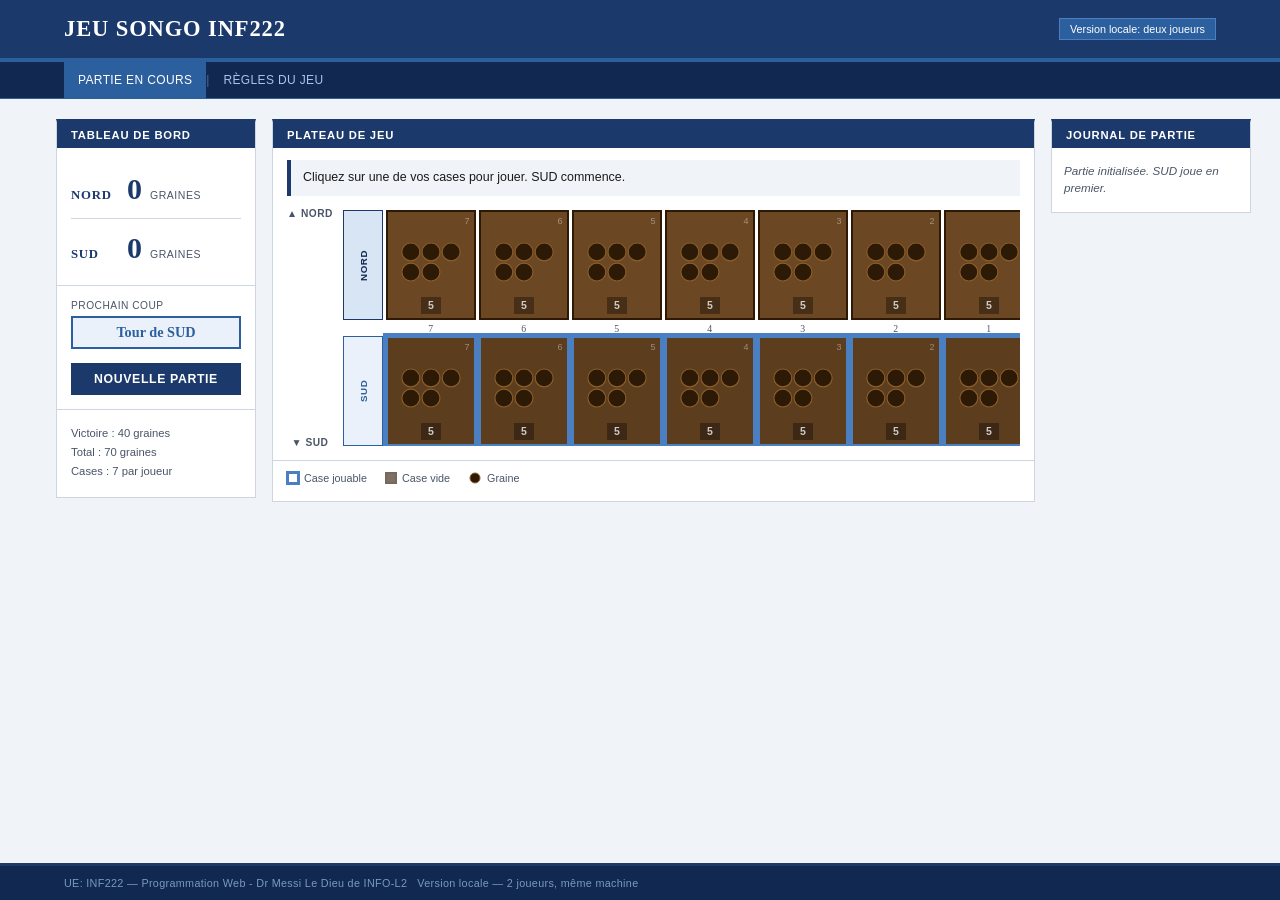
<file: v1/index.html>
<!DOCTYPE html>
<html lang="fr">
<head>
    <meta charset="UTF-8">
    <meta name="viewport" content="width=device-width, initial-scale=1.0">
    <title>Jeu Songo — INF222</title>
    <link rel="stylesheet" href="style.css">
</head>
<body>

    <!-- En-tête institutionnel -->
    <header class="site-header">
        <div class="header-inner">
            <div class="header-title-block">
                <span class="header-logo">JEU SONGO INF222</span>
            </div>
            <div class="header-version-badge">Version locale: deux joueurs</div>
        </div>
    </header>

    <!-- Barre de navigation secondaire -->
    <nav class="site-nav">
        <div class="nav-inner">
            <span class="nav-item nav-active">Partie en cours</span>
            <span class="nav-sep">|</span>
            <span class="nav-item" id="nav-rules-toggle">Règles du jeu</span>
        </div>
    </nav>

    <!-- Panneau des règles (masqué par défaut) -->
    <aside class="rules-panel" id="rules-panel" hidden>
        <div class="rules-inner">
            <h2>Règles du Songo</h2>
            <button class="btn-close-rules" id="btn-close-rules">Fermer ×</button>

            <h3>Mise en place</h3>
            <p>Deux joueurs. Chaque camp : 7 cases, 5 graines par case (70 graines au total). Les joueurs jouent en alternance. SUD commence.</p>

            <h3>Mécanique de base</h3>
            <p>Choisissez une de vos cases non vide. Ramassez toutes ses graines et déposez-les une par une <strong>de droite à gauche dans votre camp</strong>, puis <strong>de gauche à droite chez l'adversaire</strong> (circuit en boucle).</p>
            <p>Si la case contient plus de 13 graines, effectuez un tour complet en sautant la case d'origine, puis continuez exclusivement chez l'adversaire.</p>

            <h3>Récoltes</h3>
            <p>Une récolte a lieu lorsque la <strong>dernière graine</strong> tombe dans une case adverse (hors case 1) contenant 1, 2 ou 3 graines — la case passe alors à 2, 3 ou 4 graines et vous prenez toutes.</p>
            <p><strong>Prise à la chaîne :</strong> les cases directement précédentes contenant 2 à 4 graines sont également récoltées.</p>
            <p>La case 1 adverse est protégée sauf si elle est incluse dans une chaîne.</p>

            <h3>Solidarité</h3>
            <p>Si le camp de votre adversaire est vide, vous devez lui distribuer au moins 7 graines. Si impossible, envoyez-lui le maximum possible. Si aucun coup n'atteint le camp adverse, la partie s'arrête.</p>

            <h3>Interdits</h3>
            <ul>
                <li>La case 7 ne peut semer 1 ou 2 graines chez l'adversaire (les graines lui reviennent si la solidarité l'impose).</li>
                <li>Un coup ne peut pas vider complètement le camp adverse (aucune prise n'est effectuée).</li>
            </ul>

            <h3>Fin de partie</h3>
            <ul>
                <li>Un joueur atteint 40 graines → il gagne.</li>
                <li>Moins de 10 graines sur le plateau → les graines restantes reviennent à leur propriétaire.</li>
                <li>Solidarité impossible → même règle.</li>
                <li>Aucun joueur n'atteint 40 → partie nulle.</li>
            </ul>
        </div>
    </aside>

    <!-- Corps principal -->
    <main class="main-content">

        <!-- Colonne gauche : scores et contrôles -->
        <section class="panel panel-scores">
            <div class="panel-header">Tableau de bord</div>

            <div class="scoreboard">
                <div class="score-row score-nord-row">
                    <div class="score-player-name">NORD</div>
                    <div class="score-value" id="score-nord">0</div>
                    <div class="score-label">graines</div>
                </div>
                <div class="score-divider"></div>
                <div class="score-row score-sud-row">
                    <div class="score-player-name">SUD</div>
                    <div class="score-value" id="score-sud">0</div>
                    <div class="score-label">graines</div>
                </div>
            </div>

            <div class="turn-block">
                <div class="turn-label">Prochain coup</div>
                <div class="turn-indicator" id="current-turn">Tour de SUD</div>
            </div>

            <div class="controls-block">
                <button class="btn-primary" id="btn-new-game">Nouvelle partie</button>
            </div>

            <div class="info-block">
                <p>Victoire : 40 graines</p>
                <p>Total : 70 graines</p>
                <p>Cases : 7 par joueur</p>
            </div>
        </section>

        <!-- Colonne centrale : plateau -->
        <section class="panel panel-board">
            <div class="panel-header">Plateau de jeu</div>

            <div class="game-message msg-info" id="game-message">
                Cliquez sur une de vos cases pour jouer. SUD commence.
            </div>

            <div class="board-wrapper">
                <div class="board-compass">
                    <div class="compass-nord">▲ NORD</div>
                    <div class="compass-sud">▼ SUD</div>
                </div>
                <div id="songo-board" class="songo-board"></div>
            </div>

            <div class="board-legend">
                <span class="legend-item">
                    <span class="legend-dot dot-playable"></span> Case jouable
                </span>
                <span class="legend-item">
                    <span class="legend-dot dot-empty"></span> Case vide
                </span>
                <span class="legend-item">
                    <svg class="legend-seed-svg" viewBox="0 0 14 14">
                        <circle cx="7" cy="7" r="5" class="seed-circle"/>
                    </svg> Graine
                </span>
            </div>
        </section>

        <!-- Colonne droite : journal de partie -->
        <section class="panel panel-log">
            <div class="panel-header">Journal de partie</div>
            <div class="game-log" id="game-log">
                <div class="log-entry log-init">Partie initialisée. SUD joue en premier.</div>
            </div>
        </section>

    </main>

    <!-- Pied de page -->
    <footer class="site-footer">
        <div class="footer-inner">
            <span>UE: INF222 — Programmation Web - Dr Messi Le Dieu de INFO-L2</span>
            <span>Version locale — 2 joueurs, même machine</span>
        </div>
    </footer>

    <script src="songo.js"></script>
    <script src="ui.js"></script>
    <script>
        const game = new SongoGame();
        const ui = new SongoUI(game);

        document.getElementById('nav-rules-toggle').addEventListener('click', function() {
            const panel = document.getElementById('rules-panel');
            panel.hidden = !panel.hidden;
            this.classList.toggle('nav-active', !panel.hidden);
        });

        document.getElementById('btn-close-rules').addEventListener('click', function() {
            document.getElementById('rules-panel').hidden = true;
            document.getElementById('nav-rules-toggle').classList.remove('nav-active');
        });
    </script>
</body>
</html>
</file>
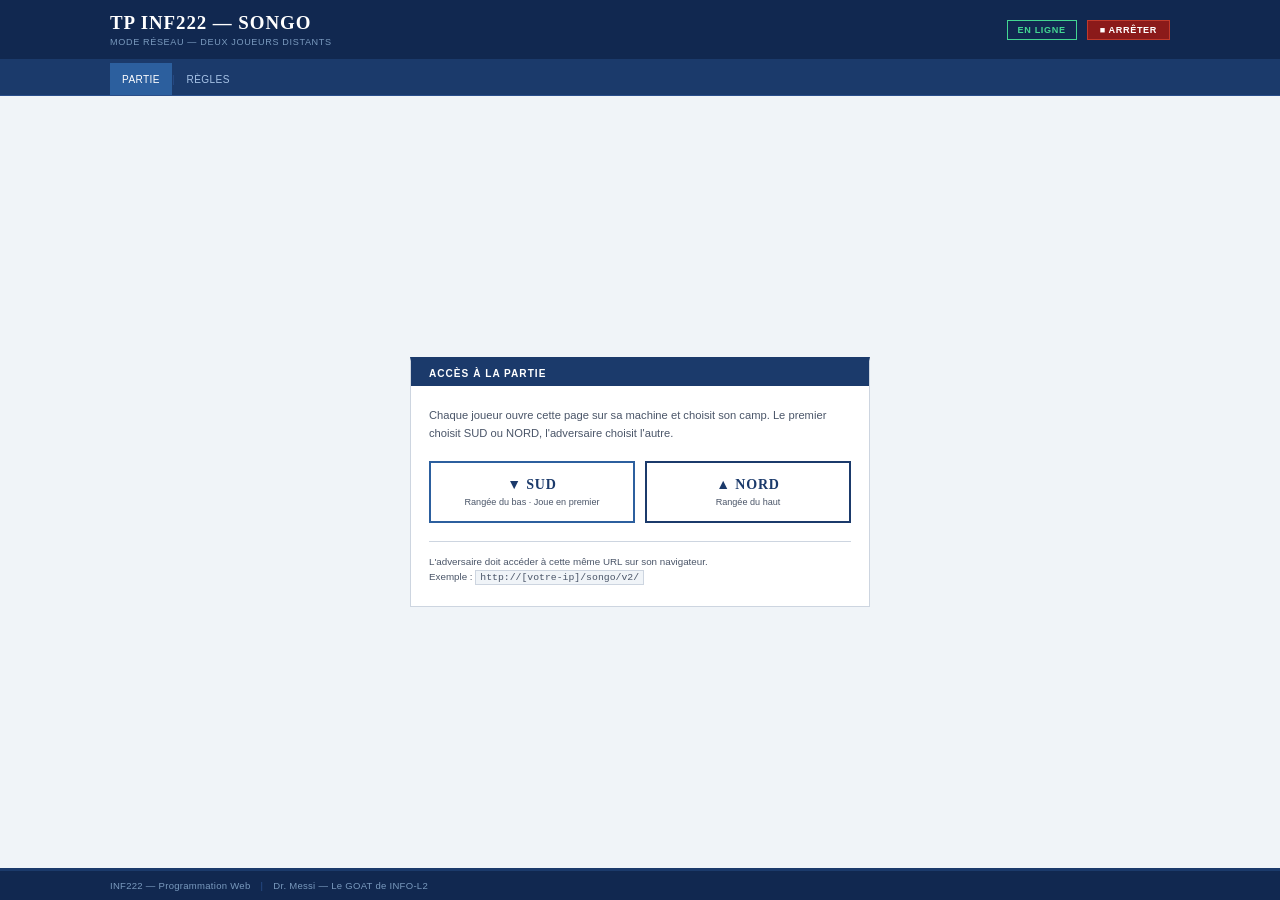
<file: v2/index.html>
<!DOCTYPE html>
<html lang="fr">
<head>
    <meta charset="UTF-8">
    <meta name="viewport" content="width=device-width, initial-scale=1.0">
    <title>TP INF222 — Songo</title>
    <link rel="stylesheet" href="style.css">
</head>
<body>

    <header class="header">
        <div class="header-inner">
            <div class="header-left">
                <div class="header-logo">TP INF222 — SONGO</div>
                <div class="header-mode">MODE RÉSEAU — DEUX JOUEURS DISTANTS</div>
            </div>
            <div class="header-right">
                <div class="net-status net-online" id="net-status">EN LIGNE</div>
                <button class="btn-stop" id="btn-stop">&#9632; ARRÊTER</button>
            </div>
        </div>
    </header>

    <nav class="nav">
        <div class="nav-inner">
            <span class="nav-link nav-active">Partie</span>
            <span class="nav-sep">|</span>
            <span class="nav-link" id="nav-rules">Règles</span>
        </div>
    </nav>

    <aside id="rules-panel" hidden>
        <div class="rules-box">
            <button class="btn-close-rules" id="btn-close-rules">Fermer ×</button>
            <h2>Règles du Songo</h2>
            <h3>Mise en place</h3>
            <p>2 joueurs, 7 cases par camp, 5 graines par case (70 au total). SUD commence.</p>
            <h3>Distribution</h3>
            <p>Ramassez les graines d'une case, déposez-les une par une : <strong>droite → gauche dans votre camp</strong>, puis <strong>gauche → droite chez l'adversaire</strong>. Plus de 13 graines : tour complet en sautant la case d'origine.</p>
            <h3>Récolte</h3>
            <p>La dernière graine tombe chez l'adversaire (hors case 1) et porte la case à 2–4 graines → vous prenez tout. Prise à la chaîne sur les cases précédentes remplissant la même condition.</p>
            <h3>Solidarité</h3>
            <p>Camp adverse vide → distribuez-lui au moins 7 graines (sinon le maximum possible). Si impossible → fin de partie.</p>
            <h3>Interdits</h3>
            <p>Case 7 ne peut semer 1 ou 2 graines chez l'adversaire. Interdit de vider complètement le camp adverse.</p>
            <h3>Fin</h3>
            <p>40 graines → victoire. Moins de 10 sur le plateau → graines restantes reviennent à leur propriétaire. Nul si aucun joueur n'atteint 40.</p>
        </div>
    </aside>

    <!-- LOBBY -->
    <div id="lobby" class="lobby">
        <div class="lobby-card">
            <div class="lobby-header">ACCÈS À LA PARTIE</div>
            <div class="lobby-body">
                <p class="lobby-desc">
                    Chaque joueur ouvre cette page sur sa machine et choisit son camp.
                    Le premier choisit SUD ou NORD, l'adversaire choisit l'autre.
                </p>
                <div class="lobby-error" id="lobby-error" style="display:none"></div>
                <div class="lobby-btns">
                    <button class="btn-camp btn-camp-sud" id="btn-sud">
                        <span class="camp-name">▼ SUD</span>
                        <span class="camp-info">Rangée du bas · Joue en premier</span>
                    </button>
                    <button class="btn-camp btn-camp-nord" id="btn-nord">
                        <span class="camp-name">▲ NORD</span>
                        <span class="camp-info">Rangée du haut</span>
                    </button>
                </div>
                <p class="lobby-note">
                    L'adversaire doit accéder à cette même URL sur son navigateur.<br>
                    Exemple : <code>http://[votre-ip]/songo/v2/</code>
                </p>
            </div>
        </div>
    </div>

    <!-- ZONE DE JEU -->
    <div id="game-area" style="display:none">

        <div class="turn-bar turn-waiting" id="turn-bar">
            <span id="turn-text">EN ATTENTE...</span>
        </div>

        <div class="game-inner">

            <!-- Panneau gauche -->
            <aside class="side-panel">

                <div class="side-header">SCORES</div>
                <div class="score-block">
                    <div class="score-name">NORD</div>
                    <div class="score-val" id="score-nord">0</div>
                    <div class="score-sub">/ 40</div>
                </div>
                <div class="score-progress">
                    <div class="score-bar-nord" id="score-bar-nord" style="width:50%"></div>
                    <div class="score-bar-sud"  id="score-bar-sud"  style="width:50%"></div>
                </div>
                <div class="score-block score-block-sud">
                    <div class="score-name">SUD</div>
                    <div class="score-val" id="score-sud">0</div>
                    <div class="score-sub">/ 40</div>
                </div>

                <div class="player-badge" id="player-badge">—</div>

                <div class="side-header" style="margin-top:14px">INFOS</div>
                <div class="info-list">
                    <div class="info-row"><span>Victoire</span><span>40 gr.</span></div>
                    <div class="info-row"><span>Total</span><span>70 gr.</span></div>
                    <div class="info-row"><span>Cases</span><span>7 / camp</span></div>
                    <div class="info-row"><span>Sync</span><span>1.5 s</span></div>
                </div>

                <div class="side-header" style="margin-top:14px">JOURNAL</div>
                <table class="log-table">
                    <thead>
                        <tr>
                            <th>#</th>
                            <th>Joueur</th>
                            <th>Action</th>
                        </tr>
                    </thead>
                    <tbody id="log-body">
                        <tr class="log-init-row">
                            <td>—</td>
                            <td>—</td>
                            <td>Partie initialisée</td>
                        </tr>
                    </tbody>
                </table>

                <button class="btn-new-game" id="btn-new-game">Nouvelle partie</button>

            </aside>

            <!-- Zone centrale -->
            <main class="board-area">

                <div class="game-status status-info" id="game-status">
                    En attente du second joueur...
                </div>

                <div class="board-compass">
                    <span>▲ NORD</span>
                    <span>▼ SUD</span>
                </div>

                <div class="board-scroll">
                    <div id="board" class="board"></div>
                </div>

                <div class="legend">
                    <span class="leg-item"><span class="leg-dot dot-play"></span> Case jouable</span>
                    <span class="leg-item"><span class="leg-dot dot-empty"></span> Case vide</span>
                    <span class="leg-item">
                        <svg width="12" height="12" viewBox="0 0 12 12">
                            <circle cx="6" cy="6" r="4" class="seed"/>
                        </svg> Graine
                    </span>
                </div>

            </main>

        </div>
    </div>

    <footer class="footer">
        <div class="footer-inner">
            <span>INF222 — Programmation Web</span>
            <span class="foot-sep">|</span>
            <span>Dr. Messi — Le GOAT de INFO-L2</span>
        </div>
    </footer>

    <script src="songo-logic.js"></script>
    <script src="app.js"></script>

</body>
</html>
</file>
<file: v1/style.css>
/* ============================================================
   SONGO INF222 — Feuille de style principale
   Palette : blanc #FFFFFF, bleu marine #1B3A6B, bleu moyen #2C5F9E,
             gris clair #F0F4F8, texte sombre #1A1A1A
   Police  : Georgia (titres), Arial/system-ui (corps)
   ============================================================ */

/* Reset minimal */
*, *::before, *::after {
    box-sizing: border-box;
    margin: 0;
    padding: 0;
}

:root {
    --navy:       #1B3A6B;
    --navy-dark:  #112850;
    --blue-mid:   #2C5F9E;
    --blue-light: #4A7FC1;
    --white:      #FFFFFF;
    --gray-bg:    #F0F4F8;
    --gray-line:  #CDD5E0;
    --gray-text:  #4A5568;
    --text:       #1A1A1A;

    --board-wood:     #5C3D1E;
    --board-wood-alt: #6B4723;
    --seed-color:     #2C1A06;
    --seed-stroke:    #8B5E2A;

    --cell-size: 90px;
}

html {
    font-size: 15px;
    font-family: Arial, Helvetica, system-ui, sans-serif;
    color: var(--text);
    background: var(--gray-bg);
}

body {
    min-height: 100vh;
    display: flex;
    flex-direction: column;
}


/* ============================================================
   EN-TÊTE INSTITUTIONNEL
   ============================================================ */

.site-header {
    background: var(--navy);
    color: var(--white);
    border-bottom: 4px solid var(--blue-mid);
}

.header-inner {
    max-width: 1200px;
    margin: 0 auto;
    padding: 16px 24px;
    display: flex;
    align-items: center;
    justify-content: space-between;
    gap: 16px;
}

.header-title-block {
    display: flex;
    flex-direction: column;
    gap: 3px;
}

.header-logo {
    font-family: Georgia, 'Times New Roman', serif;
    font-size: 1.5rem;
    font-weight: bold;
    letter-spacing: 0.04em;
    text-transform: uppercase;
}

.header-subtitle {
    font-size: 0.78rem;
    color: #A8C4E8;
    letter-spacing: 0.02em;
}

.header-version-badge {
    font-size: 0.72rem;
    background: var(--blue-mid);
    color: var(--white);
    padding: 4px 10px;
    border: 1px solid var(--blue-light);
    white-space: nowrap;
}


/* ============================================================
   NAVIGATION SECONDAIRE
   ============================================================ */

.site-nav {
    background: var(--navy-dark);
    border-bottom: 1px solid var(--blue-mid);
}

.nav-inner {
    max-width: 1200px;
    margin: 0 auto;
    padding: 0 24px;
    display: flex;
    align-items: center;
    gap: 0;
    height: 36px;
}

.nav-item {
    color: #A8C4E8;
    font-size: 0.8rem;
    padding: 0 14px;
    height: 100%;
    display: flex;
    align-items: center;
    cursor: pointer;
    letter-spacing: 0.03em;
    text-transform: uppercase;
    transition: background 0.15s, color 0.15s;
}

.nav-item:hover,
.nav-item.nav-active {
    background: var(--blue-mid);
    color: var(--white);
}

.nav-sep {
    color: #4A6A9A;
    font-size: 0.8rem;
}


/* ============================================================
   PANNEAU DES RÈGLES
   ============================================================ */

.rules-panel {
    background: var(--white);
    border-bottom: 2px solid var(--navy);
    box-shadow: 0 3px 8px rgba(0,0,0,0.12);
}

.rules-inner {
    max-width: 900px;
    margin: 0 auto;
    padding: 24px 28px;
    position: relative;
}

.rules-inner h2 {
    font-family: Georgia, serif;
    font-size: 1.15rem;
    color: var(--navy);
    margin-bottom: 16px;
    border-bottom: 2px solid var(--navy);
    padding-bottom: 8px;
    text-transform: uppercase;
    letter-spacing: 0.05em;
}

.rules-inner h3 {
    font-size: 0.9rem;
    color: var(--navy);
    text-transform: uppercase;
    letter-spacing: 0.04em;
    margin: 14px 0 6px;
}

.rules-inner p {
    font-size: 0.88rem;
    line-height: 1.6;
    color: var(--text);
    margin-bottom: 6px;
}

.rules-inner ul {
    margin: 6px 0 6px 20px;
}

.rules-inner ul li {
    font-size: 0.88rem;
    line-height: 1.6;
    margin-bottom: 4px;
}

.btn-close-rules {
    position: absolute;
    top: 20px;
    right: 24px;
    background: none;
    border: 1px solid var(--gray-line);
    color: var(--gray-text);
    padding: 4px 10px;
    font-size: 0.8rem;
    cursor: pointer;
}

.btn-close-rules:hover {
    background: var(--gray-bg);
    border-color: var(--navy);
    color: var(--navy);
}


/* ============================================================
   CONTENU PRINCIPAL — LAYOUT 3 COLONNES
   ============================================================ */

.main-content {
    flex: 1;
    max-width: 1200px;
    margin: 20px auto;
    padding: 0 16px;
    width: 100%;
    display: grid;
    grid-template-columns: 200px 1fr 200px;
    gap: 16px;
    align-items: start;
}

.panel {
    background: var(--white);
    border: 1px solid var(--gray-line);
    border-top: 3px solid var(--navy);
}

.panel-header {
    background: var(--navy);
    color: var(--white);
    font-size: 0.75rem;
    font-weight: bold;
    letter-spacing: 0.07em;
    text-transform: uppercase;
    padding: 7px 14px;
}


/* ============================================================
   PANNEAU SCORES
   ============================================================ */

.panel-scores {
    padding-bottom: 16px;
}

.scoreboard {
    padding: 16px 14px 0;
}

.score-row {
    display: flex;
    align-items: baseline;
    gap: 8px;
    padding: 10px 0;
}

.score-player-name {
    font-family: Georgia, serif;
    font-size: 0.85rem;
    font-weight: bold;
    color: var(--navy);
    text-transform: uppercase;
    letter-spacing: 0.06em;
    min-width: 48px;
}

.score-value {
    font-family: Georgia, serif;
    font-size: 2rem;
    font-weight: bold;
    color: var(--navy);
    line-height: 1;
}

.score-label {
    font-size: 0.7rem;
    color: var(--gray-text);
    text-transform: uppercase;
    letter-spacing: 0.05em;
}

.score-divider {
    border-top: 1px solid var(--gray-line);
    margin: 4px 0;
}

.turn-block {
    padding: 14px 14px 0;
    border-top: 1px solid var(--gray-line);
    margin-top: 12px;
}

.turn-label {
    font-size: 0.68rem;
    color: var(--gray-text);
    text-transform: uppercase;
    letter-spacing: 0.05em;
    margin-bottom: 5px;
}

.turn-indicator {
    font-family: Georgia, serif;
    font-size: 0.95rem;
    font-weight: bold;
    color: var(--navy);
    padding: 6px 10px;
    border: 2px solid var(--navy);
    text-align: center;
    background: var(--gray-bg);
}

.turn-indicator.turn-sud {
    border-color: var(--blue-mid);
    color: var(--blue-mid);
    background: #EBF1FA;
}

.turn-indicator.turn-nord {
    border-color: var(--navy-dark);
    color: var(--navy-dark);
    background: #E4EBF5;
}

.controls-block {
    padding: 14px 14px 0;
}

.btn-primary {
    width: 100%;
    background: var(--navy);
    color: var(--white);
    border: none;
    padding: 9px 0;
    font-size: 0.82rem;
    font-weight: bold;
    letter-spacing: 0.05em;
    text-transform: uppercase;
    cursor: pointer;
    transition: background 0.15s;
}

.btn-primary:hover {
    background: var(--blue-mid);
}

.info-block {
    padding: 14px 14px 0;
    border-top: 1px solid var(--gray-line);
    margin-top: 14px;
}

.info-block p {
    font-size: 0.75rem;
    color: var(--gray-text);
    line-height: 1.7;
}


/* ============================================================
   PLATEAU DE JEU
   ============================================================ */

.panel-board {
    padding-bottom: 16px;
}

.game-message {
    margin: 12px 14px;
    padding: 8px 12px;
    font-size: 0.83rem;
    border-left: 4px solid var(--navy);
    background: var(--gray-bg);
    color: var(--text);
    min-height: 36px;
    line-height: 1.5;
}

.game-message.msg-error {
    border-left-color: #C0392B;
    background: #FDECEA;
    color: #7B1F1A;
}

.game-message.msg-gameover {
    border-left-color: var(--navy-dark);
    background: #E4EBF5;
    color: var(--navy-dark);
    font-weight: bold;
}

.board-wrapper {
    display: flex;
    align-items: center;
    justify-content: center;
    gap: 10px;
    padding: 0 14px;
}

.board-compass {
    display: flex;
    flex-direction: column;
    justify-content: space-between;
    align-items: center;
    height: 240px;
    font-size: 0.68rem;
    color: var(--gray-text);
    text-transform: uppercase;
    letter-spacing: 0.05em;
    font-weight: bold;
}

.songo-board {
    flex: 1;
    overflow-x: auto;
}

/* Lignes du plateau */
.board-row {
    display: flex;
    align-items: stretch;
    gap: 3px;
    margin-bottom: 3px;
}

.board-row:last-child {
    margin-bottom: 0;
}

/* Étiquette joueur (hors cases) */
.player-label {
    width: 40px;
    min-width: 40px;
    display: flex;
    align-items: center;
    justify-content: center;
    font-size: 0.65rem;
    font-weight: bold;
    text-transform: uppercase;
    letter-spacing: 0.06em;
    writing-mode: vertical-rl;
    transform: rotate(180deg);
}

.label-nord {
    color: var(--navy-dark);
    background: #D8E5F5;
    border: 1px solid var(--navy);
}

.label-sud {
    color: var(--blue-mid);
    background: #EBF1FA;
    border: 1px solid var(--blue-mid);
}

/* Séparateur avec numéros au centre */
.board-separator {
    display: flex;
    gap: 3px;
    padding-left: 43px;
    margin: 2px 0;
}

.case-number-mid {
    width: var(--cell-size);
    min-width: var(--cell-size);
    text-align: center;
    font-size: 0.65rem;
    color: var(--gray-text);
    font-family: Georgia, serif;
    letter-spacing: 0.04em;
}

/* Cases du plateau */
.board-cell {
    width: var(--cell-size);
    min-width: var(--cell-size);
    height: 110px;
    background: var(--board-wood);
    border: 2px solid #3B2008;
    display: flex;
    flex-direction: column;
    align-items: center;
    justify-content: space-between;
    padding: 5px 4px 4px;
    cursor: default;
    position: relative;
    transition: box-shadow 0.1s;
}

.cell-nord {
    background: var(--board-wood-alt);
    border-color: #2E1A04;
}

.cell-empty {
    background: #3C2510;
    border-color: #2A1A08;
    opacity: 0.65;
}

.cell-playable {
    cursor: pointer;
    box-shadow: 0 0 0 3px var(--blue-light);
    border-color: var(--blue-light);
}

.cell-playable:hover {
    box-shadow: 0 0 0 3px #6AA3D8;
    background: #6B4820;
}

.cell-selected {
    box-shadow: 0 0 0 3px #F0C040;
    border-color: #F0C040;
}

/* Numéro de case dans la cellule */
.cell-number {
    font-size: 0.6rem;
    color: rgba(255,255,255,0.4);
    letter-spacing: 0.04em;
    align-self: flex-end;
    line-height: 1;
}

/* Container SVG des graines */
.seeds-container {
    flex: 1;
    width: 100%;
    display: flex;
    align-items: center;
    justify-content: center;
}

.seeds-svg {
    width: 100%;
    height: 100%;
    max-width: 68px;
    max-height: 56px;
}

.seed-circle {
    fill: var(--seed-color);
    stroke: var(--seed-stroke);
    stroke-width: 1;
}

.seed-overflow {
    font-size: 10px;
    fill: rgba(255,255,255,0.5);
    font-family: Arial, sans-serif;
}

/* Compteur numérique */
.seed-count {
    font-size: 0.7rem;
    font-weight: bold;
    color: rgba(255,255,255,0.75);
    background: rgba(0,0,0,0.35);
    min-width: 20px;
    text-align: center;
    padding: 1px 4px;
    line-height: 1.4;
}

/* Légende sous le plateau */
.board-legend {
    display: flex;
    gap: 18px;
    align-items: center;
    padding: 10px 14px 0;
    border-top: 1px solid var(--gray-line);
    margin-top: 12px;
}

.legend-item {
    display: flex;
    align-items: center;
    gap: 5px;
    font-size: 0.72rem;
    color: var(--gray-text);
}

.legend-dot {
    display: inline-block;
    width: 12px;
    height: 12px;
    border: 2px solid var(--gray-line);
}

.dot-playable {
    border-color: var(--blue-light);
    box-shadow: 0 0 0 1px var(--blue-light);
}

.dot-empty {
    background: #3C2510;
    border-color: #2A1A08;
    opacity: 0.65;
}

.legend-seed-svg {
    width: 14px;
    height: 14px;
}


/* ============================================================
   JOURNAL DE PARTIE
   ============================================================ */

.panel-log {
    max-height: 540px;
    display: flex;
    flex-direction: column;
}

.game-log {
    padding: 10px 12px;
    overflow-y: auto;
    flex: 1;
    max-height: 500px;
}

.log-entry {
    font-size: 0.78rem;
    color: var(--text);
    padding: 5px 0;
    border-bottom: 1px solid var(--gray-bg);
    line-height: 1.45;
}

.log-entry:last-child {
    border-bottom: none;
}

.log-init {
    color: var(--gray-text);
    font-style: italic;
}


/* ============================================================
   PIED DE PAGE
   ============================================================ */

.site-footer {
    background: var(--navy-dark);
    color: #7A9ABE;
    border-top: 3px solid var(--navy);
    margin-top: auto;
}

.footer-inner {
    max-width: 1200px;
    margin: 0 auto;
    padding: 11px 24px;
    display: flex;
    align-items: center;
    gap: 10px;
    font-size: 0.72rem;
    letter-spacing: 0.03em;
}

.footer-sep {
    color: #4A6A9A;
}
</file>
<file: v2/style.css>
/* ============================================================
   TP INF222 — SONGO v2
   Style gouvernemental institutionnel — robuste et cadré.
   Palette : blanc / bleu marine. Aucune fioriture.
   ============================================================ */

*, *::before, *::after {
    box-sizing: border-box;
    margin: 0;
    padding: 0;
}

:root {
    --navy:      #1B3A6B;
    --navy-dk:   #112850;
    --blue:      #2C5F9E;
    --blue-lt:   #4A7FC1;
    --white:     #FFFFFF;
    --gray:      #F0F4F8;
    --line:      #CDD5E0;
    --muted:     #4A5568;
    --text:      #1A1A1A;
    --wood:      #5C3D1E;
    --wood-alt:  #6B4723;
    --seed-fill: #2C1A06;
    --seed-str:  #8B5E2A;
    --cell-w:    82px;
    --cell-h:    100px;
}

html {
    font-size: 14px;
    font-family: Arial, Helvetica, system-ui, sans-serif;
    color: var(--text);
    background: var(--gray);
}

body {
    min-height: 100vh;
    display: flex;
    flex-direction: column;
}

/* ============================================================
   EN-TÊTE
   ============================================================ */

.header {
    background: var(--navy-dk);
    border-bottom: 4px solid var(--navy);
}

.header-inner {
    max-width: 1100px;
    margin: 0 auto;
    padding: 12px 20px;
    display: flex;
    align-items: center;
    justify-content: space-between;
    gap: 12px;
}

.header-logo {
    font-family: Georgia, serif;
    font-size: 1.35rem;
    font-weight: bold;
    color: var(--white);
    text-transform: uppercase;
    letter-spacing: 0.05em;
}

.header-mode {
    font-size: 0.65rem;
    color: #7A9ABE;
    letter-spacing: 0.07em;
    text-transform: uppercase;
    margin-top: 3px;
}

.header-right {
    display: flex;
    align-items: center;
    gap: 10px;
    flex-shrink: 0;
}

.net-status {
    font-size: 0.65rem;
    font-weight: bold;
    letter-spacing: 0.07em;
    padding: 4px 10px;
    border: 1px solid;
    white-space: nowrap;
}

.net-online  { color: #43D692; border-color: #43D692; }
.net-offline { color: #FB4C2F; border-color: #FB4C2F; }

.btn-stop {
    background: #8B1A1A;
    color: var(--white);
    border: 1px solid #C0392B;
    font-size: 0.65rem;
    font-weight: bold;
    letter-spacing: 0.07em;
    text-transform: uppercase;
    padding: 4px 12px;
    cursor: pointer;
    white-space: nowrap;
    transition: background 0.12s;
}

.btn-stop:hover { background: #C0392B; }

/* ============================================================
   NAVIGATION
   ============================================================ */

.nav {
    background: var(--navy);
    border-bottom: 1px solid #2A4E8A;
}

.nav-inner {
    max-width: 1100px;
    margin: 0 auto;
    padding: 0 20px;
    display: flex;
    align-items: center;
    height: 32px;
}

.nav-link {
    color: #A8C4E8;
    font-size: 0.72rem;
    letter-spacing: 0.04em;
    text-transform: uppercase;
    padding: 0 12px;
    height: 100%;
    display: flex;
    align-items: center;
    cursor: pointer;
    transition: background 0.12s, color 0.12s;
}

.nav-link:hover,
.nav-link.nav-active { background: var(--blue); color: var(--white); }

.nav-sep { color: #2A4E8A; font-size: 0.72rem; }

/* ============================================================
   RÈGLES
   ============================================================ */

#rules-panel {
    background: var(--white);
    border-bottom: 2px solid var(--navy);
}

.rules-box {
    max-width: 820px;
    margin: 0 auto;
    padding: 20px 24px;
    position: relative;
}

.rules-box h2 {
    font-family: Georgia, serif;
    font-size: 0.95rem;
    color: var(--navy);
    text-transform: uppercase;
    letter-spacing: 0.06em;
    border-bottom: 2px solid var(--navy);
    padding-bottom: 7px;
    margin-bottom: 12px;
}

.rules-box h3 {
    font-size: 0.75rem;
    color: var(--navy);
    text-transform: uppercase;
    letter-spacing: 0.04em;
    margin: 10px 0 3px;
}

.rules-box p {
    font-size: 0.8rem;
    line-height: 1.6;
}

.btn-close-rules {
    position: absolute;
    top: 16px; right: 20px;
    background: none;
    border: 1px solid var(--line);
    color: var(--muted);
    padding: 3px 9px;
    font-size: 0.72rem;
    cursor: pointer;
}

.btn-close-rules:hover { border-color: var(--navy); color: var(--navy); }

/* ============================================================
   LOBBY
   ============================================================ */

.lobby {
    flex: 1;
    display: flex;
    align-items: center;
    justify-content: center;
    padding: 40px 16px;
}

.lobby-card {
    background: var(--white);
    border: 1px solid var(--line);
    border-top: 4px solid var(--navy);
    width: 100%;
    max-width: 460px;
}

.lobby-header {
    background: var(--navy);
    color: var(--white);
    font-size: 0.72rem;
    font-weight: bold;
    letter-spacing: 0.1em;
    text-transform: uppercase;
    padding: 7px 18px;
}

.lobby-body { padding: 20px 18px; }

.lobby-desc {
    font-size: 0.8rem;
    color: var(--muted);
    line-height: 1.65;
    margin-bottom: 18px;
}

.lobby-error {
    font-size: 0.78rem;
    color: #7B1F1A;
    background: #FDECEA;
    border-left: 4px solid #C0392B;
    padding: 6px 10px;
    margin-bottom: 12px;
}

.lobby-btns {
    display: flex;
    gap: 10px;
    margin-bottom: 18px;
}

.btn-camp {
    flex: 1;
    border: 2px solid var(--line);
    background: var(--white);
    padding: 14px 8px;
    cursor: pointer;
    display: flex;
    flex-direction: column;
    align-items: center;
    gap: 4px;
    transition: border-color 0.12s, background 0.12s;
}

.btn-camp:hover:not(:disabled)  { background: var(--gray); }
.btn-camp:disabled               { opacity: 0.45; cursor: not-allowed; }
.btn-camp-sud                    { border-color: var(--blue); }
.btn-camp-nord                   { border-color: var(--navy); }
.btn-camp-sud:hover:not(:disabled)  { background: #EBF1FA; }
.btn-camp-nord:hover:not(:disabled) { background: #E4EBF5; }

.camp-name {
    font-family: Georgia, serif;
    font-size: 1rem;
    font-weight: bold;
    color: var(--navy);
    text-transform: uppercase;
    letter-spacing: 0.06em;
}

.camp-info { font-size: 0.65rem; color: var(--muted); }

.lobby-note {
    font-size: 0.7rem;
    color: var(--muted);
    line-height: 1.6;
    border-top: 1px solid var(--line);
    padding-top: 12px;
}

.lobby-note code {
    font-family: 'Courier New', monospace;
    background: var(--gray);
    padding: 1px 4px;
    border: 1px solid var(--line);
    font-size: 0.7rem;
}

/* ============================================================
   BANDEAU DE TOUR
   ============================================================ */

.turn-bar {
    padding: 12px 20px;
    text-align: center;
    font-family: Georgia, serif;
    font-size: 0.95rem;
    font-weight: bold;
    letter-spacing: 0.08em;
    text-transform: uppercase;
    border-bottom: 3px solid transparent;
}

.turn-waiting { background: var(--navy-dk); color: #7A9ABE; border-color: var(--navy); }
.turn-yours   { background: #1A4A1A;        color: #68DFA9; border-color: #43D692; }
.turn-theirs  { background: var(--navy);    color: #A8C4E8; border-color: var(--blue); }
.turn-over    { background: #2A1A00;        color: #FFAD47; border-color: #FFAD47; }

/* ============================================================
   LAYOUT PRINCIPAL — deux colonnes contraintes
   ============================================================ */

.game-inner {
    max-width: 1100px;
    margin: 16px auto;
    padding: 0 14px;
    display: grid;
    grid-template-columns: 210px 1fr;
    gap: 14px;
    align-items: start;
    width: 100%;
}

/* ============================================================
   PANNEAU LATÉRAL GAUCHE
   ============================================================ */

.side-panel {
    background: var(--white);
    border: 1px solid var(--line);
    border-top: 3px solid var(--navy);
    padding-bottom: 14px;
    min-width: 0;
}

.side-header {
    background: var(--navy);
    color: var(--white);
    font-size: 0.65rem;
    font-weight: bold;
    letter-spacing: 0.1em;
    text-transform: uppercase;
    padding: 5px 12px;
}

.score-block {
    padding: 10px 12px 2px;
    display: flex;
    align-items: baseline;
    gap: 5px;
}

.score-block-sud { padding-top: 2px; }

.score-name {
    font-family: Georgia, serif;
    font-size: 0.78rem;
    font-weight: bold;
    color: var(--navy);
    text-transform: uppercase;
    letter-spacing: 0.05em;
    min-width: 38px;
}

.score-val {
    font-family: Georgia, serif;
    font-size: 1.75rem;
    font-weight: bold;
    color: var(--navy);
    line-height: 1;
}

.score-sub { font-size: 0.62rem; color: var(--muted); }

.score-progress {
    margin: 5px 12px;
    height: 7px;
    display: flex;
    border: 1px solid var(--line);
    overflow: hidden;
}

.score-bar-nord { background: var(--navy-dk); height: 100%; transition: width 0.4s; }
.score-bar-sud  { background: var(--blue);    height: 100%; transition: width 0.4s; }

.player-badge {
    margin: 10px 12px 0;
    padding: 5px 8px;
    font-size: 0.68rem;
    font-weight: bold;
    letter-spacing: 0.05em;
    text-transform: uppercase;
    text-align: center;
    border: 2px solid var(--line);
    color: var(--muted);
}

.badge-sud  { border-color: var(--blue);    color: var(--blue);    background: #EBF1FA; }
.badge-nord { border-color: var(--navy-dk); color: var(--navy-dk); background: #E4EBF5; }

.info-list { padding: 6px 12px 0; }

.info-row {
    display: flex;
    justify-content: space-between;
    font-size: 0.68rem;
    color: var(--muted);
    padding: 3px 0;
    border-bottom: 1px solid var(--gray);
}

/* Journal tableau */
.log-table {
    width: calc(100% - 24px);
    margin: 6px 12px 0;
    border-collapse: collapse;
    font-size: 0.65rem;
}

.log-table th {
    background: var(--gray);
    color: var(--navy);
    font-weight: bold;
    text-transform: uppercase;
    letter-spacing: 0.04em;
    padding: 4px 5px;
    border: 1px solid var(--line);
    text-align: left;
}

.log-table td {
    padding: 3px 5px;
    border: 1px solid var(--line);
    color: var(--text);
    vertical-align: top;
    line-height: 1.4;
}

.log-table tr:nth-child(even) td { background: var(--gray); }

.log-init-row td { color: var(--muted); font-style: italic; }

.log-table tbody {
    display: block;
    max-height: 160px;
    overflow-y: auto;
}

.log-table thead,
.log-table tbody tr {
    display: table;
    width: 100%;
    table-layout: fixed;
}

.log-table th:first-child,
.log-table td:first-child { width: 24px; text-align: center; }

.log-table th:nth-child(2),
.log-table td:nth-child(2) { width: 40px; }

.btn-new-game {
    display: block;
    width: calc(100% - 24px);
    margin: 12px 12px 0;
    background: var(--navy);
    color: var(--white);
    border: none;
    padding: 8px 0;
    font-size: 0.72rem;
    font-weight: bold;
    letter-spacing: 0.06em;
    text-transform: uppercase;
    cursor: pointer;
    transition: background 0.12s;
}

.btn-new-game:hover { background: var(--blue); }

/* ============================================================
   ZONE CENTRALE — plateau cadré
   ============================================================ */

.board-area {
    background: var(--white);
    border: 1px solid var(--line);
    border-top: 3px solid var(--navy);
    padding: 12px 14px 14px;
    min-width: 0;
}

.game-status {
    padding: 7px 10px;
    font-size: 0.8rem;
    border-left: 4px solid var(--navy);
    background: var(--gray);
    margin-bottom: 10px;
    min-height: 32px;
    line-height: 1.5;
}

.status-error { border-left-color: #C0392B; background: #FDECEA; color: #7B1F1A; }
.status-over  { border-left-color: #FFAD47; background: #2A1A00; color: #FFAD47; font-weight: bold; }
.status-info  { border-left-color: var(--line); color: var(--muted); font-style: italic; }

.board-compass {
    display: flex;
    justify-content: space-between;
    padding: 0 2px;
    margin-bottom: 4px;
    font-size: 0.62rem;
    color: var(--muted);
    text-transform: uppercase;
    letter-spacing: 0.05em;
    font-weight: bold;
}

/* Conteneur avec scroll horizontal si besoin — mais plateau cadré */
.board-scroll {
    overflow-x: auto;
    max-width: 100%;
}

.board {
    display: inline-block;
    min-width: 0;
}

.board-row {
    display: flex;
    align-items: stretch;
    gap: 2px;
    margin-bottom: 2px;
    flex-wrap: nowrap;
}

.row-label {
    width: 34px;
    min-width: 34px;
    display: flex;
    align-items: center;
    justify-content: center;
    font-size: 0.58rem;
    font-weight: bold;
    text-transform: uppercase;
    letter-spacing: 0.05em;
    writing-mode: vertical-rl;
    transform: rotate(180deg);
    flex-shrink: 0;
}

.label-nord { background: #D8E5F5; border: 1px solid var(--navy);  color: var(--navy-dk); }
.label-sud  { background: #EBF1FA; border: 1px solid var(--blue);  color: var(--blue); }

.sep-row  { display: flex; gap: 2px; margin: 1px 0; }
.sep-pad  { width: 34px; min-width: 34px; flex-shrink: 0; }
.sep-num  {
    width: var(--cell-w);
    min-width: var(--cell-w);
    text-align: center;
    font-size: 0.58rem;
    color: var(--muted);
    font-family: Georgia, serif;
}

.cell {
    width: var(--cell-w);
    min-width: var(--cell-w);
    height: var(--cell-h);
    background: var(--wood);
    border: 2px solid #3B2008;
    display: flex;
    flex-direction: column;
    align-items: center;
    justify-content: space-between;
    padding: 3px 2px 3px;
    cursor: default;
    flex-shrink: 0;
    transition: box-shadow 0.1s;
}

.cell-nord  { background: var(--wood-alt); border-color: #2E1A04; }
.cell-empty { background: #3C2510; border-color: #2A1A08; opacity: 0.6; }

.cell-playable {
    cursor: pointer;
    box-shadow: 0 0 0 3px var(--blue-lt);
    border-color: var(--blue-lt);
}

.cell-playable:hover {
    box-shadow: 0 0 0 3px #6AA3D8;
    background: #714E28;
}

.cell-num {
    font-size: 0.52rem;
    color: rgba(255,255,255,0.35);
    align-self: flex-end;
    line-height: 1;
}

.seeds-svg {
    width: 100%;
    max-width: 60px;
    max-height: 52px;
    flex: 1;
}

.seed       { fill: var(--seed-fill); stroke: var(--seed-str); stroke-width: 1; }
.seed-plus  { font-size: 9px; fill: rgba(255,255,255,0.45); font-family: Arial, sans-serif; }

.cell-count {
    font-size: 0.62rem;
    font-weight: bold;
    color: rgba(255,255,255,0.8);
    background: rgba(0,0,0,0.38);
    min-width: 16px;
    text-align: center;
    padding: 1px 3px;
    line-height: 1.4;
}

/* Légende */
.legend {
    display: flex;
    gap: 14px;
    align-items: center;
    padding: 7px 0 0;
    border-top: 1px solid var(--line);
    margin-top: 8px;
    flex-wrap: wrap;
}

.leg-item {
    display: flex;
    align-items: center;
    gap: 4px;
    font-size: 0.65rem;
    color: var(--muted);
}

.leg-dot { display: inline-block; width: 10px; height: 10px; border: 2px solid var(--line); }
.dot-play  { border-color: var(--blue-lt); box-shadow: 0 0 0 1px var(--blue-lt); }
.dot-empty { background: #3C2510; border-color: #2A1A08; opacity: 0.65; }

/* ============================================================
   PIED DE PAGE
   ============================================================ */

.footer {
    background: var(--navy-dk);
    color: #7A9ABE;
    border-top: 3px solid var(--navy);
    margin-top: auto;
}

.footer-inner {
    max-width: 1100px;
    margin: 0 auto;
    padding: 9px 20px;
    display: flex;
    align-items: center;
    gap: 10px;
    font-size: 0.68rem;
    letter-spacing: 0.03em;
}

.foot-sep { color: #2A4E8A; }
</file>
